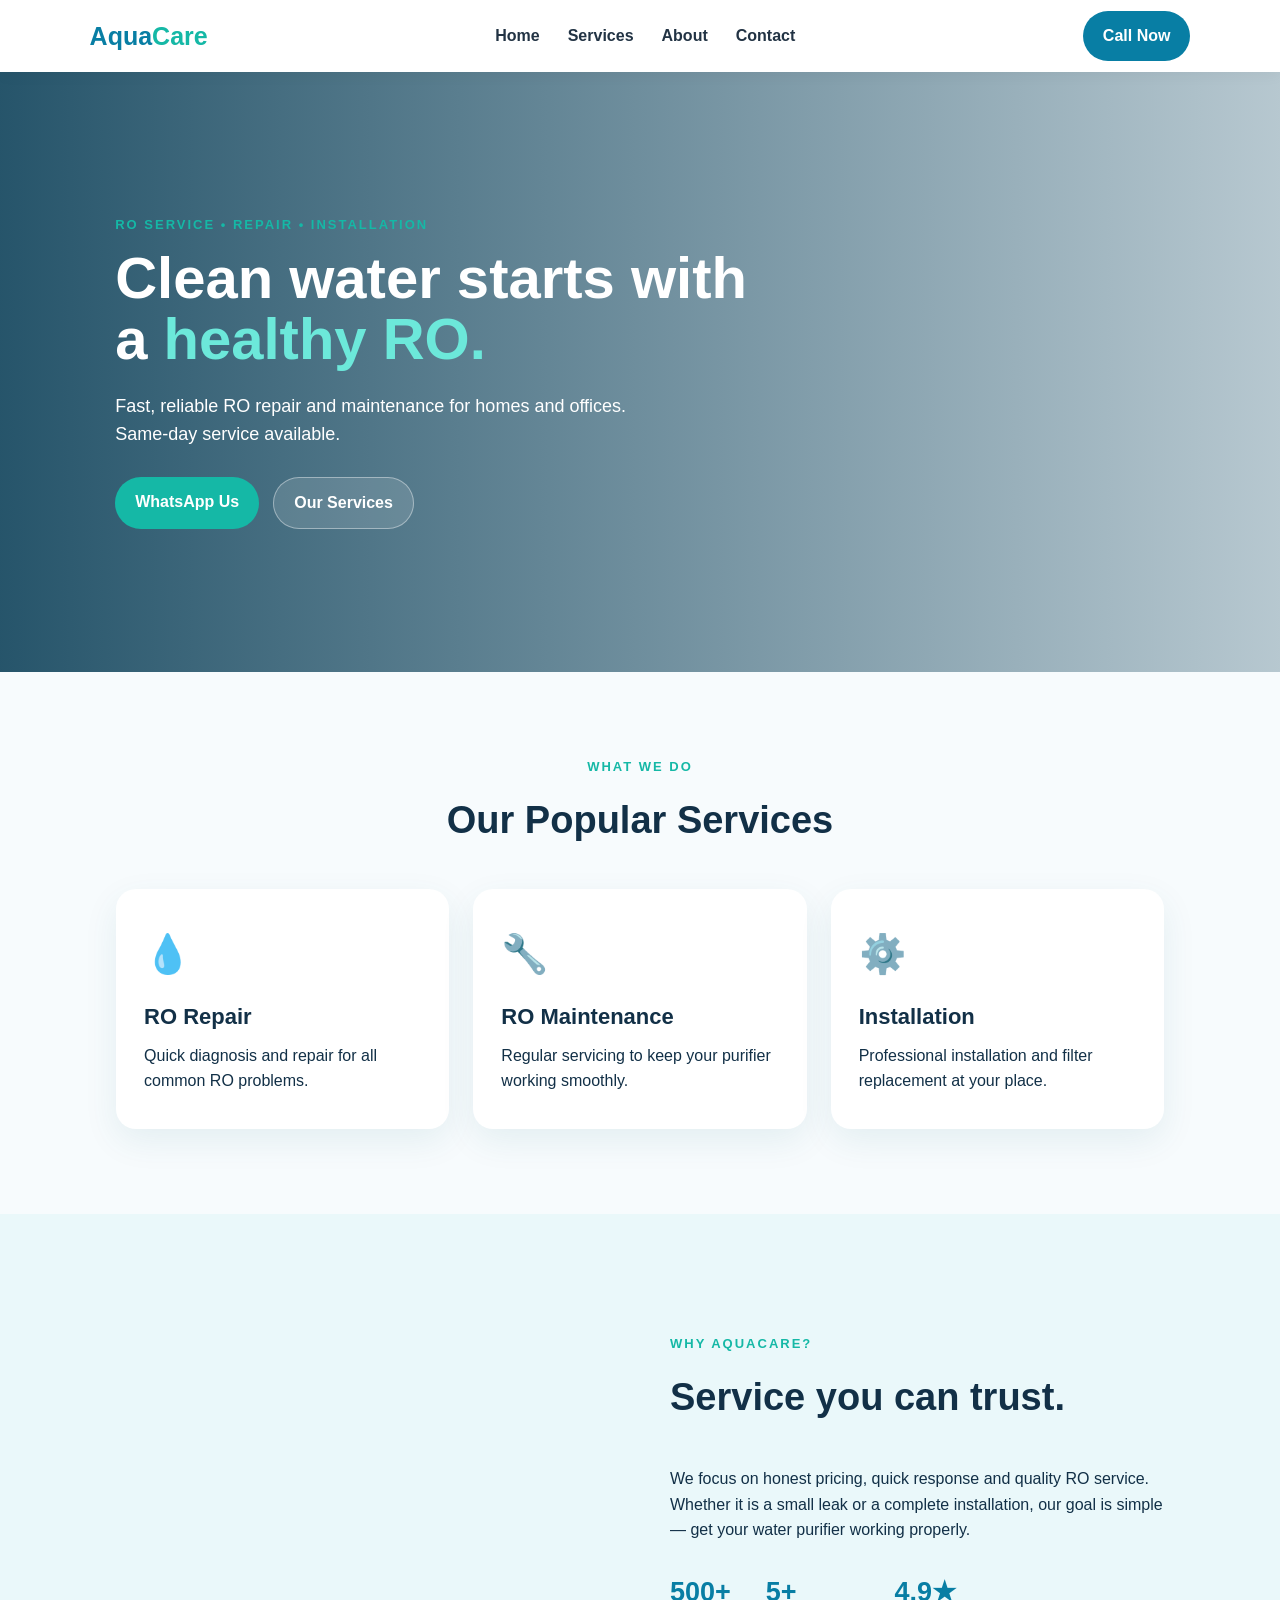
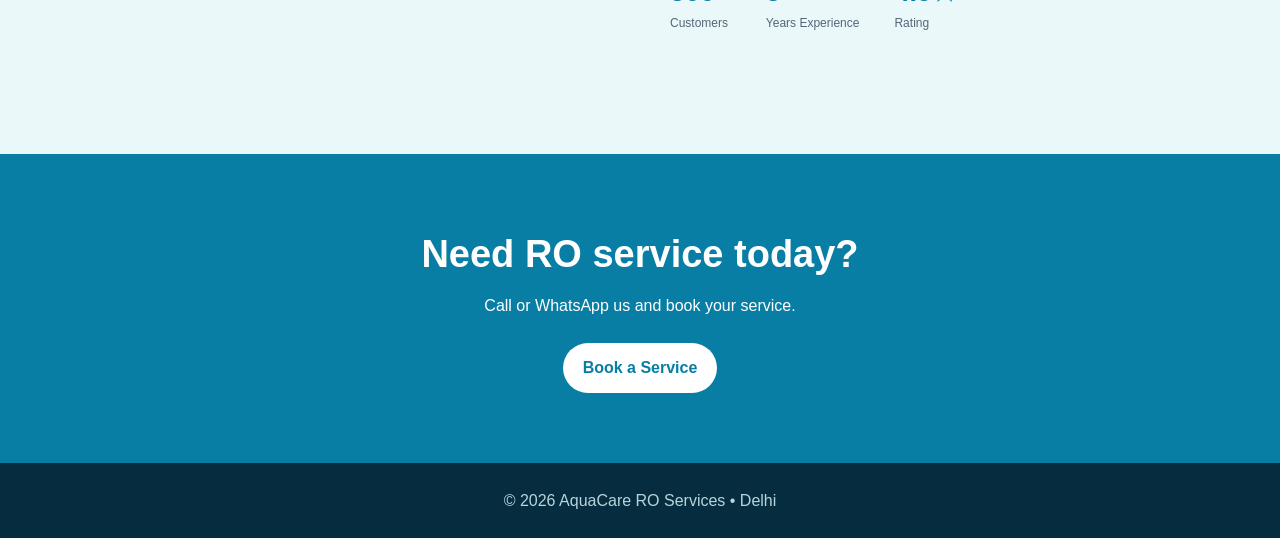
<file: demo_websites/AquaCare-RO/index.html>
<!DOCTYPE html>
<html lang="en">
<head>
  <meta charset="UTF-8">
  <meta name="viewport" content="width=device-width, initial-scale=1.0">
  <title>AquaCare RO Services</title>
  <link rel="stylesheet" href="style.css">
</head>
<body>
<header>
  <div class="logo">Aqua<span>Care</span></div>
  <nav>
    <a href="#home">Home</a><a href="#services">Services</a><a href="#about">About</a><a href="#contact">Contact</a>
  </nav>
  <a class="nav-btn" href="tel:+919876543210">Call Now</a>
</header>
<section class="hero" id="home">
  <div class="hero-text">
    <p class="mini">RO SERVICE • REPAIR • INSTALLATION</p>
    <h1>Clean water starts with a <span>healthy RO.</span></h1>
    <p>Fast, reliable RO repair and maintenance for homes and offices. Same-day service available.</p>
    <div class="buttons">
      <a class="btn" href="https://wa.me/919876543210">WhatsApp Us</a>
      <a class="btn light" href="#services">Our Services</a>
    </div>
  </div>
</section>
<section class="section" id="services">
  <p class="mini center">WHAT WE DO</p>
  <h2>Our Popular Services</h2>
  <div class="cards">
    <div class="card"><div class="icon">💧</div><h3>RO Repair</h3><p>Quick diagnosis and repair for all common RO problems.</p></div>
    <div class="card"><div class="icon">🔧</div><h3>RO Maintenance</h3><p>Regular servicing to keep your purifier working smoothly.</p></div>
    <div class="card"><div class="icon">⚙️</div><h3>Installation</h3><p>Professional installation and filter replacement at your place.</p></div>
  </div>
</section>
<section class="about" id="about">
  <div class="about-img"></div>
  <div><p class="mini">WHY AQUACARE?</p><h2>Service you can trust.</h2>
  <p>We focus on honest pricing, quick response and quality RO service. Whether it is a small leak or a complete installation, our goal is simple — get your water purifier working properly.</p>
  <div class="stats"><b>500+<small>Customers</small></b><b>5+<small>Years Experience</small></b><b>4.9★<small>Rating</small></b></div></div>
</section>
<section class="cta" id="contact">
  <h2>Need RO service today?</h2><p>Call or WhatsApp us and book your service.</p>
  <a class="btn white" href="https://wa.me/919876543210">Book a Service</a>
</section>

<footer>© 2026 AquaCare RO Services • Delhi</footer>
</body>
</html>
</file>
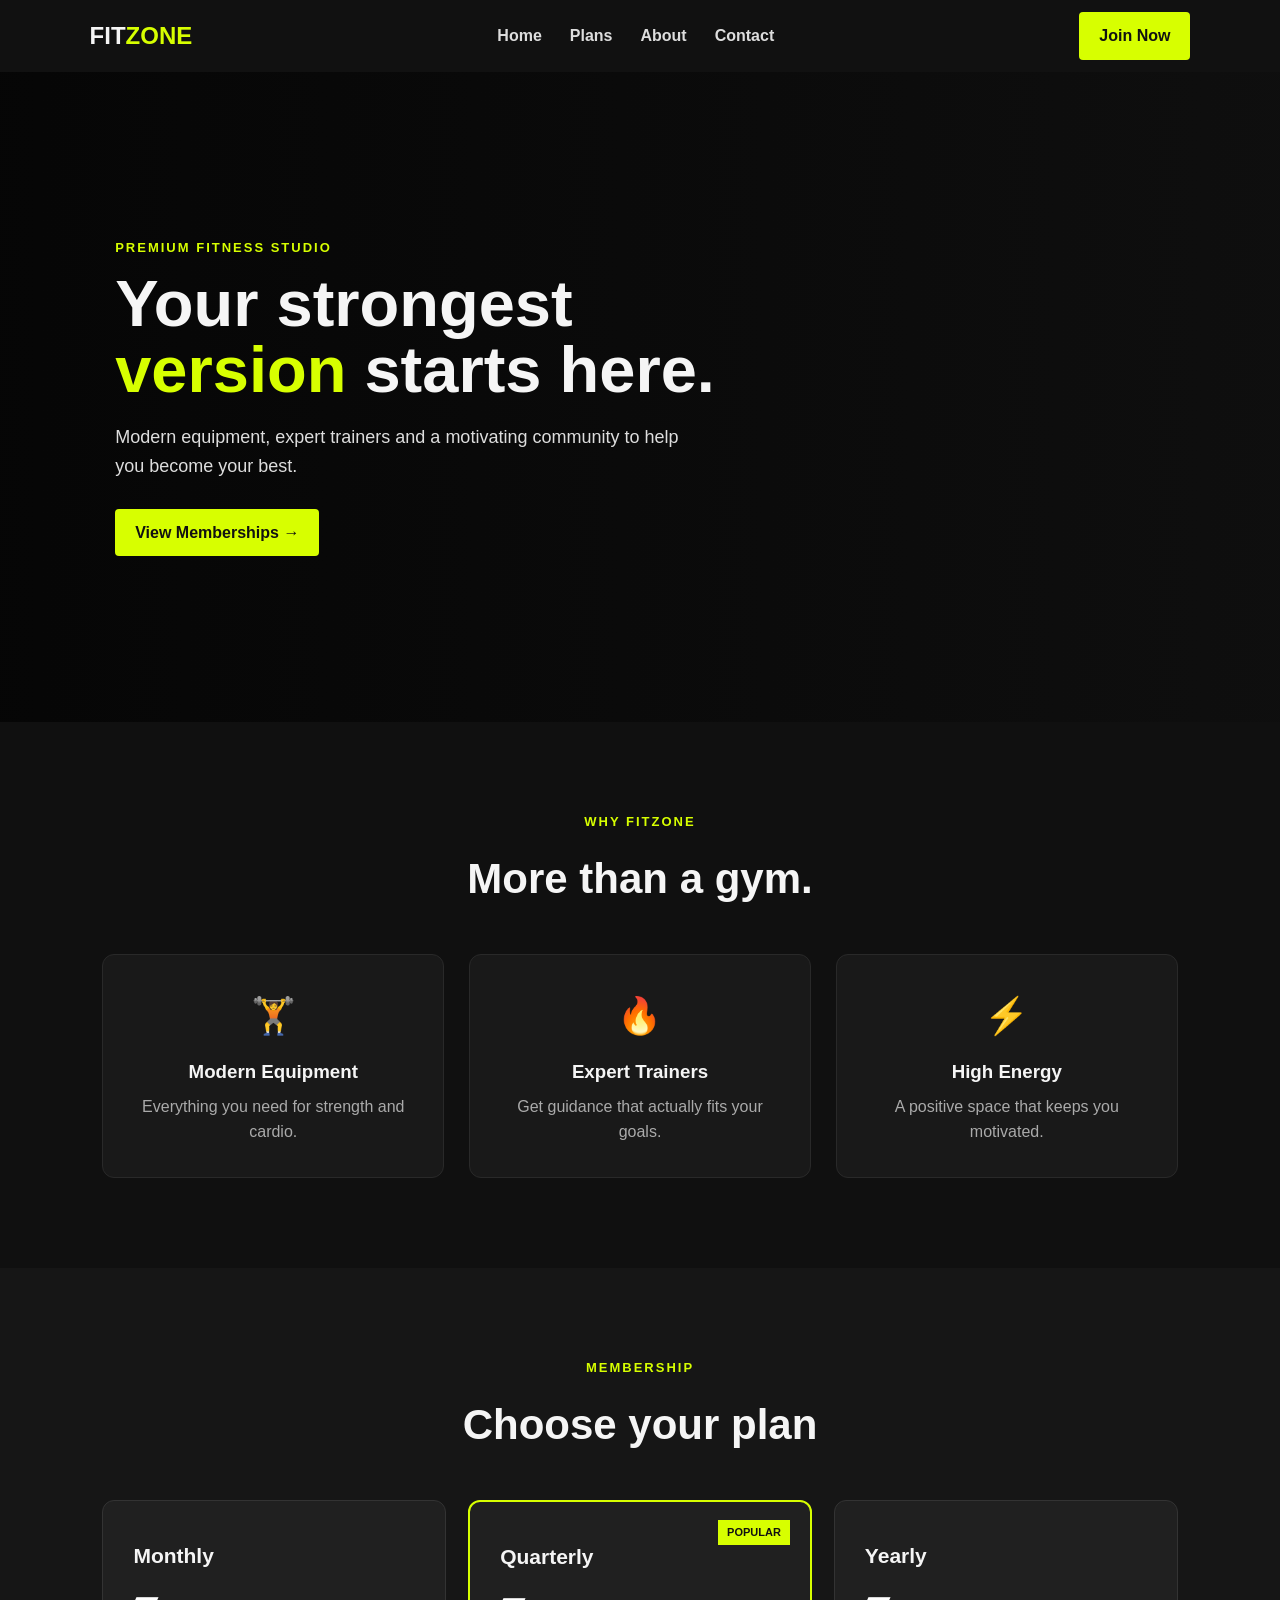
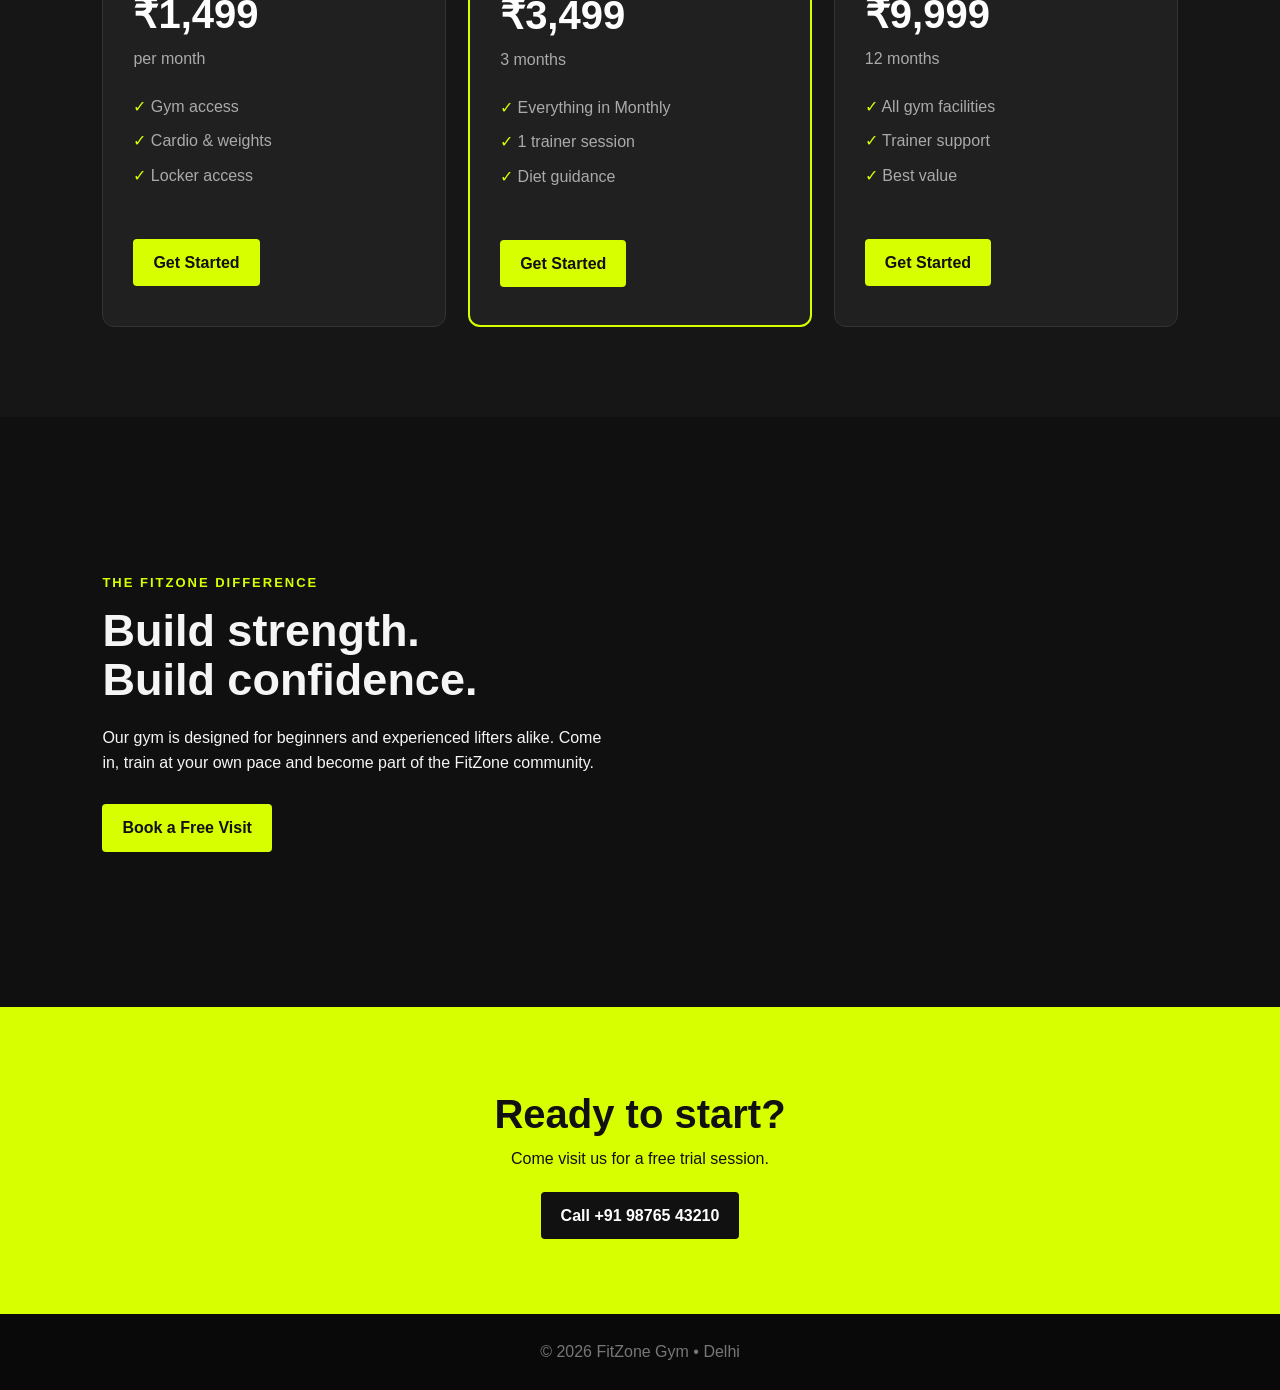
<file: demo_websites/FitZone-Gym/index.html>
<!DOCTYPE html>
<html lang="en">
<head><meta charset="UTF-8"><meta name="viewport" content="width=device-width, initial-scale=1.0"><title>FitZone Gym</title><link rel="stylesheet" href="style.css"></head>
<body>
<header><div class="logo">FIT<span>ZONE</span></div><nav><a href="#home">Home</a><a href="#plans">Plans</a><a href="#about">About</a><a href="#contact">Contact</a></nav><a class="join" href="#plans">Join Now</a></header>
<section class="hero" id="home"><div><p class="mini">PREMIUM FITNESS STUDIO</p><h1>Your strongest<br><span>version</span> starts here.</h1><p>Modern equipment, expert trainers and a motivating community to help you become your best.</p><a class="btn" href="#plans">View Memberships →</a></div></section>
<section class="intro"><p class="mini">WHY FITZONE</p><h2>More than a gym.</h2><div class="features"><div><b>🏋️</b><h3>Modern Equipment</h3><p>Everything you need for strength and cardio.</p></div><div><b>🔥</b><h3>Expert Trainers</h3><p>Get guidance that actually fits your goals.</p></div><div><b>⚡</b><h3>High Energy</h3><p>A positive space that keeps you motivated.</p></div></div></section>
<section class="plans" id="plans"><p class="mini">MEMBERSHIP</p><h2>Choose your plan</h2><div class="prices"><div class="price"><h3>Monthly</h3><strong>₹1,499</strong><p>per month</p><ul><li>Gym access</li><li>Cardio & weights</li><li>Locker access</li></ul><a class="btn" href="#contact">Get Started</a></div><div class="price popular"><label>POPULAR</label><h3>Quarterly</h3><strong>₹3,499</strong><p>3 months</p><ul><li>Everything in Monthly</li><li>1 trainer session</li><li>Diet guidance</li></ul><a class="btn" href="#contact">Get Started</a></div><div class="price"><h3>Yearly</h3><strong>₹9,999</strong><p>12 months</p><ul><li>All gym facilities</li><li>Trainer support</li><li>Best value</li></ul><a class="btn" href="#contact">Get Started</a></div></div></section>
<section class="about" id="about"><div><p class="mini">THE FITZONE DIFFERENCE</p><h2>Build strength.<br>Build confidence.</h2><p>Our gym is designed for beginners and experienced lifters alike. Come in, train at your own pace and become part of the FitZone community.</p><a class="btn" href="#contact">Book a Free Visit</a></div><div class="photo"></div></section>
<section class="contact" id="contact"><h2>Ready to start?</h2><p>Come visit us for a free trial session.</p><a class="btn dark" href="tel:+919876543210">Call +91 98765 43210</a></section><footer>© 2026 FitZone Gym • Delhi</footer>
</body></html>
</file>
<file: demo_websites/AquaCare-RO/style.css>
*{box-sizing:border-box;margin:0;padding:0}body{font-family:Arial,sans-serif;color:#123047;background:#f7fbfd;line-height:1.6}header{height:72px;display:flex;align-items:center;justify-content:space-between;padding:0 7%;background:white;position:sticky;top:0;z-index:5;box-shadow:0 2px 15px #0000000d}.logo{font-size:25px;font-weight:800;color:#087ea4}.logo span{color:#15b8a6}nav{display:flex;gap:28px}nav a{text-decoration:none;color:#234;font-weight:600}.nav-btn,.btn{background:#087ea4;color:white;padding:12px 20px;border-radius:30px;text-decoration:none;font-weight:bold}.hero{min-height:600px;background:linear-gradient(90deg,#063b54dd,#063b5444),url('https://images.unsplash.com/photo-1559825481-12a05cc00344?auto=format&fit=crop&w=1600&q=85') center/cover;display:flex;align-items:center;padding:70px 9%;color:white}.hero-text{max-width:650px}.mini{font-size:13px;letter-spacing:2px;font-weight:800;color:#15b8a6;margin-bottom:12px}.hero h1{font-size:58px;line-height:1.05;margin-bottom:22px}.hero h1 span{color:#6ce8da}.hero p:not(.mini){font-size:18px;max-width:560px}.buttons{display:flex;gap:14px;margin-top:28px}.btn{display:inline-block;background:#15b8a6}.btn.light{background:#ffffff20;border:1px solid #ffffff66}.section{padding:85px 8%;text-align:center}.section h2,.about h2{font-size:38px;margin-bottom:38px}.cards{display:flex;gap:24px;justify-content:center}.card{background:white;padding:35px 28px;border-radius:20px;width:31%;box-shadow:0 12px 35px #0b607015;text-align:left;transition:.3s}.card:hover{transform:translateY(-8px)}.icon{font-size:38px;margin-bottom:15px}.card h3{font-size:22px;margin-bottom:8px}.about{padding:80px 9%;display:grid;grid-template-columns:1fr 1fr;gap:60px;align-items:center;background:#eaf8fa}.about-img{height:380px;border-radius:28px;background:url('https://images.unsplash.com/photo-1585704032915-c3400ca199e7?auto=format&fit=crop&w=1000&q=85') center/cover}.stats{display:flex;gap:35px;margin-top:28px}.stats b{font-size:27px;color:#087ea4}.stats small{display:block;font-size:12px;color:#567;font-weight:normal}.cta{text-align:center;padding:70px 20px;background:#087ea4;color:white}.cta h2{font-size:38px}.cta p{margin:8px 0 25px}.white{background:white;color:#087ea4}footer{text-align:center;padding:25px;background:#052d3f;color:#b9d4dc}@media(max-width:750px){nav{display:none}.nav-btn{display:none}.hero{min-height:540px;padding:50px 7%}.hero h1{font-size:43px}.cards{flex-direction:column}.card{width:100%}.about{grid-template-columns:1fr;padding:60px 7%}.about-img{height:280px}.section{padding:65px 7%}}
</file>
<file: demo_websites/FitZone-Gym/style.css>
*{box-sizing:border-box;margin:0;padding:0}body{font-family:Arial,sans-serif;background:#101010;color:#f5f5f5;line-height:1.6}header{height:72px;padding:0 7%;display:flex;align-items:center;justify-content:space-between;background:#111;position:sticky;top:0;z-index:5}.logo{font-size:24px;font-weight:900}.logo span{color:#d7ff00}nav{display:flex;gap:28px}nav a{color:#ddd;text-decoration:none;font-weight:bold}.join,.btn{background:#d7ff00;color:#111;text-decoration:none;padding:11px 20px;border-radius:4px;font-weight:800}.hero{min-height:650px;padding:80px 9%;display:flex;align-items:center;background:linear-gradient(90deg,#050505ee,#05050522),url('https://images.unsplash.com/photo-1534438327276-14e5300c3a48?auto=format&fit=crop&w=1600&q=85') center/cover}.hero>div{max-width:680px}.mini{color:#d7ff00;font-size:13px;font-weight:900;letter-spacing:2px;margin-bottom:12px}.hero h1{font-size:65px;line-height:1.02;margin-bottom:20px}.hero h1 span{color:#d7ff00}.hero p:not(.mini){font-size:18px;color:#ddd;max-width:580px}.btn{display:inline-block;margin-top:28px}.intro,.plans,.about{padding:90px 8%;text-align:center}.intro h2,.plans h2{font-size:42px;margin-bottom:42px}.features{display:flex;gap:25px}.features>div{flex:1;padding:32px;background:#191919;border:1px solid #292929;border-radius:12px}.features b{font-size:36px}.features h3{margin:12px 0 7px}.features p,.price p,.price li{color:#aaa}.plans{background:#161616}.prices{display:flex;gap:22px;justify-content:center}.price{position:relative;background:#202020;padding:38px 30px;border-radius:12px;text-align:left;width:32%;border:1px solid #333}.price.popular{border:2px solid #d7ff00}.price label{position:absolute;right:20px;top:18px;background:#d7ff00;color:#111;padding:4px 9px;font-size:11px;font-weight:bold}.price h3{font-size:21px}.price strong{display:block;font-size:40px;margin-top:10px;color:white}.price ul{list-style:none;margin:22px 0}.price li{margin:9px 0}.price li:before{content:'✓ ';color:#d7ff00}.about{display:grid;grid-template-columns:1fr 1fr;gap:60px;text-align:left;align-items:center}.about h2{font-size:45px;line-height:1.1;margin-bottom:20px}.photo{height:410px;border-radius:15px;background:url('https://images.unsplash.com/photo-1581009146145-b5ef050c2e1e?auto=format&fit=crop&w=1000&q=85') center/cover}.contact{text-align:center;padding:75px 20px;background:#d7ff00;color:#111}.contact h2{font-size:40px}.dark{background:#111;color:white}.contact .btn{margin-top:20px}footer{text-align:center;padding:25px;background:#090909;color:#777}@media(max-width:750px){nav{display:none}.join{display:none}.hero{min-height:570px;padding:60px 7%}.hero h1{font-size:47px}.features,.prices{flex-direction:column}.features>div,.price{width:100%}.about{grid-template-columns:1fr;padding:65px 7%}.photo{height:280px}}
</file>
